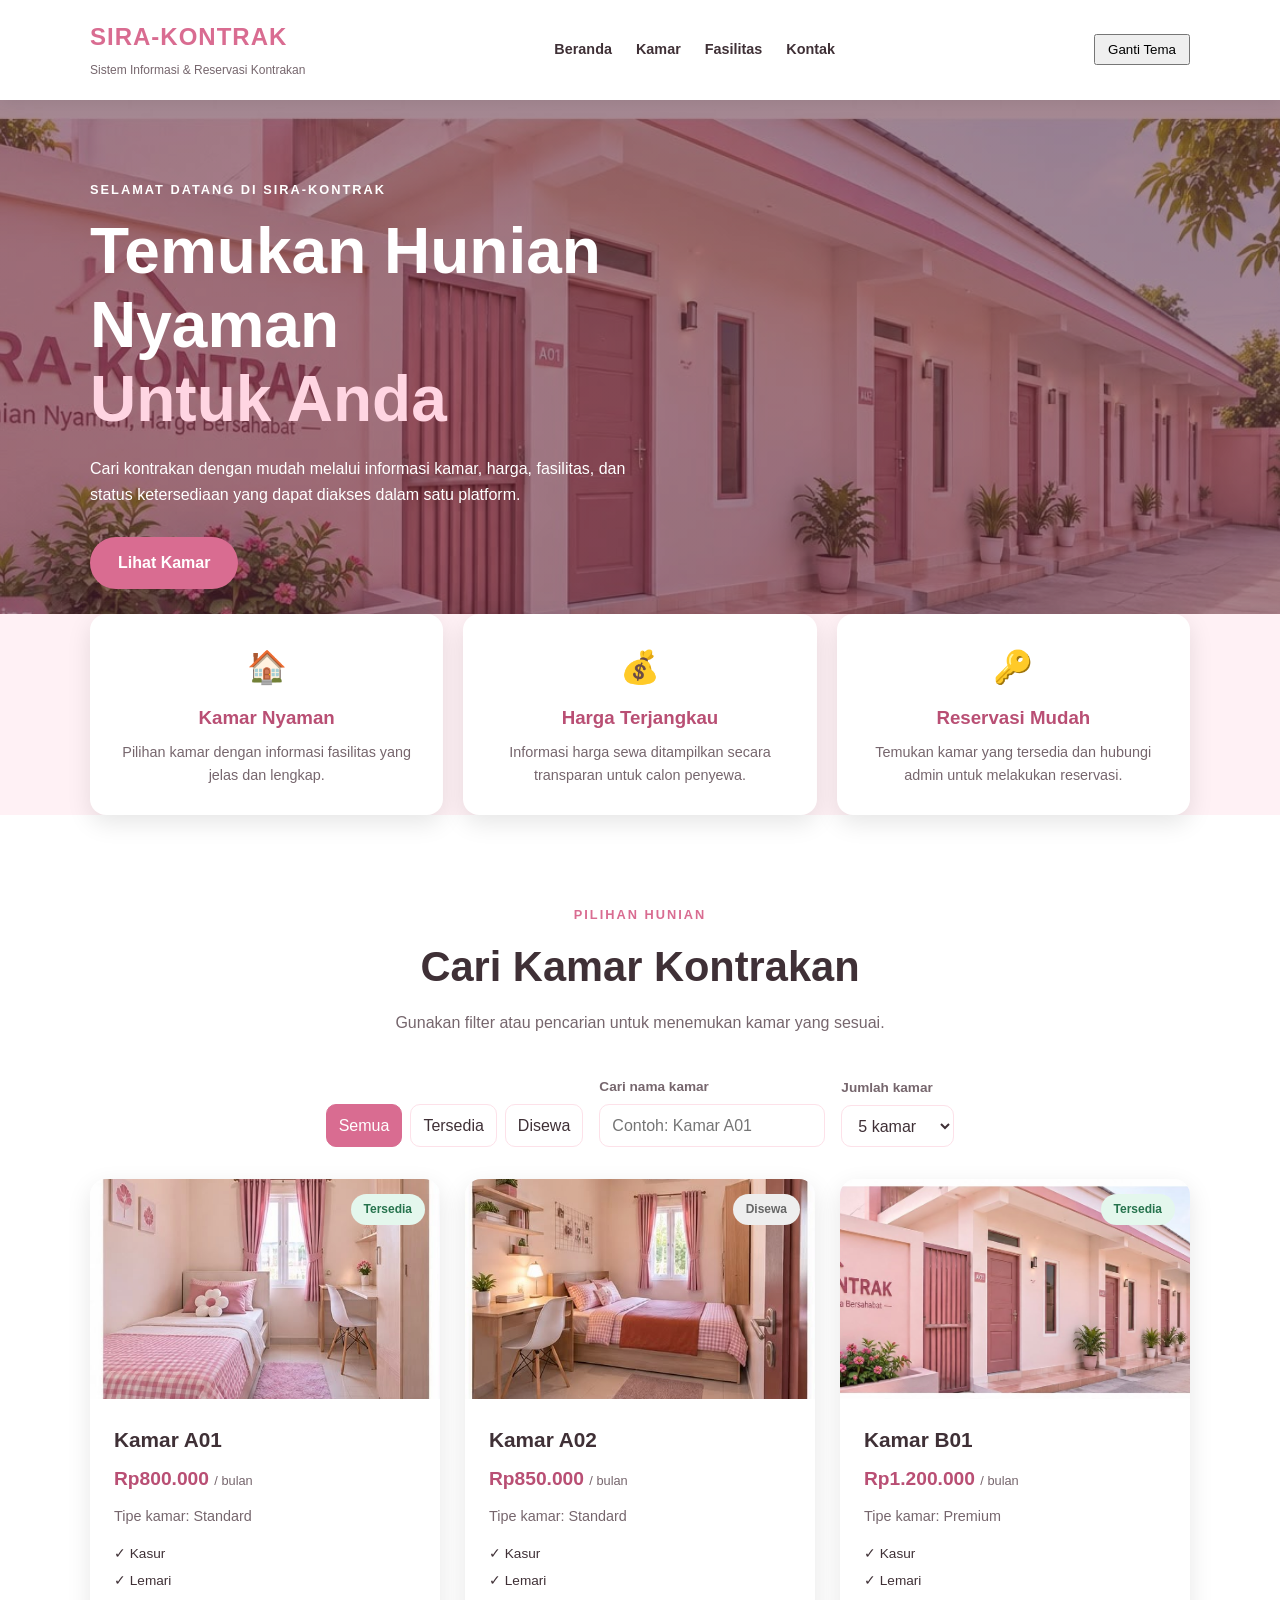
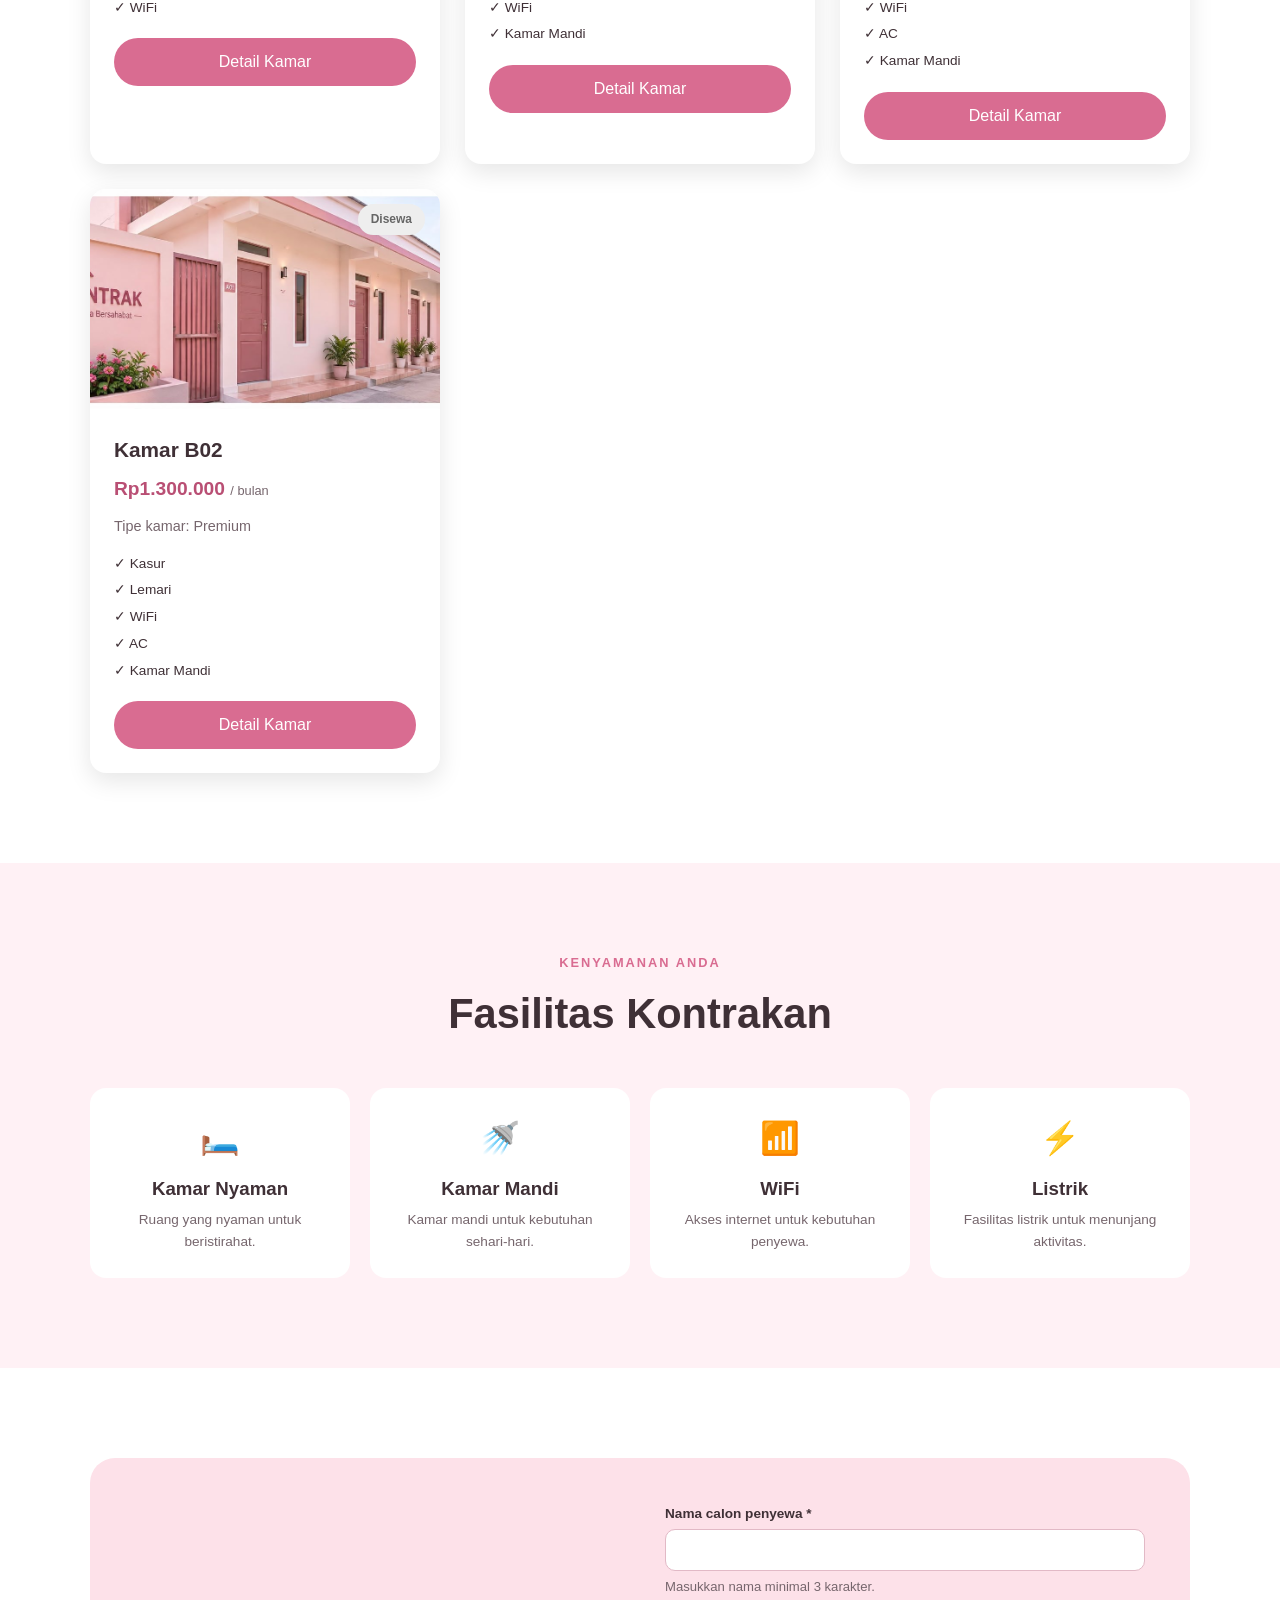
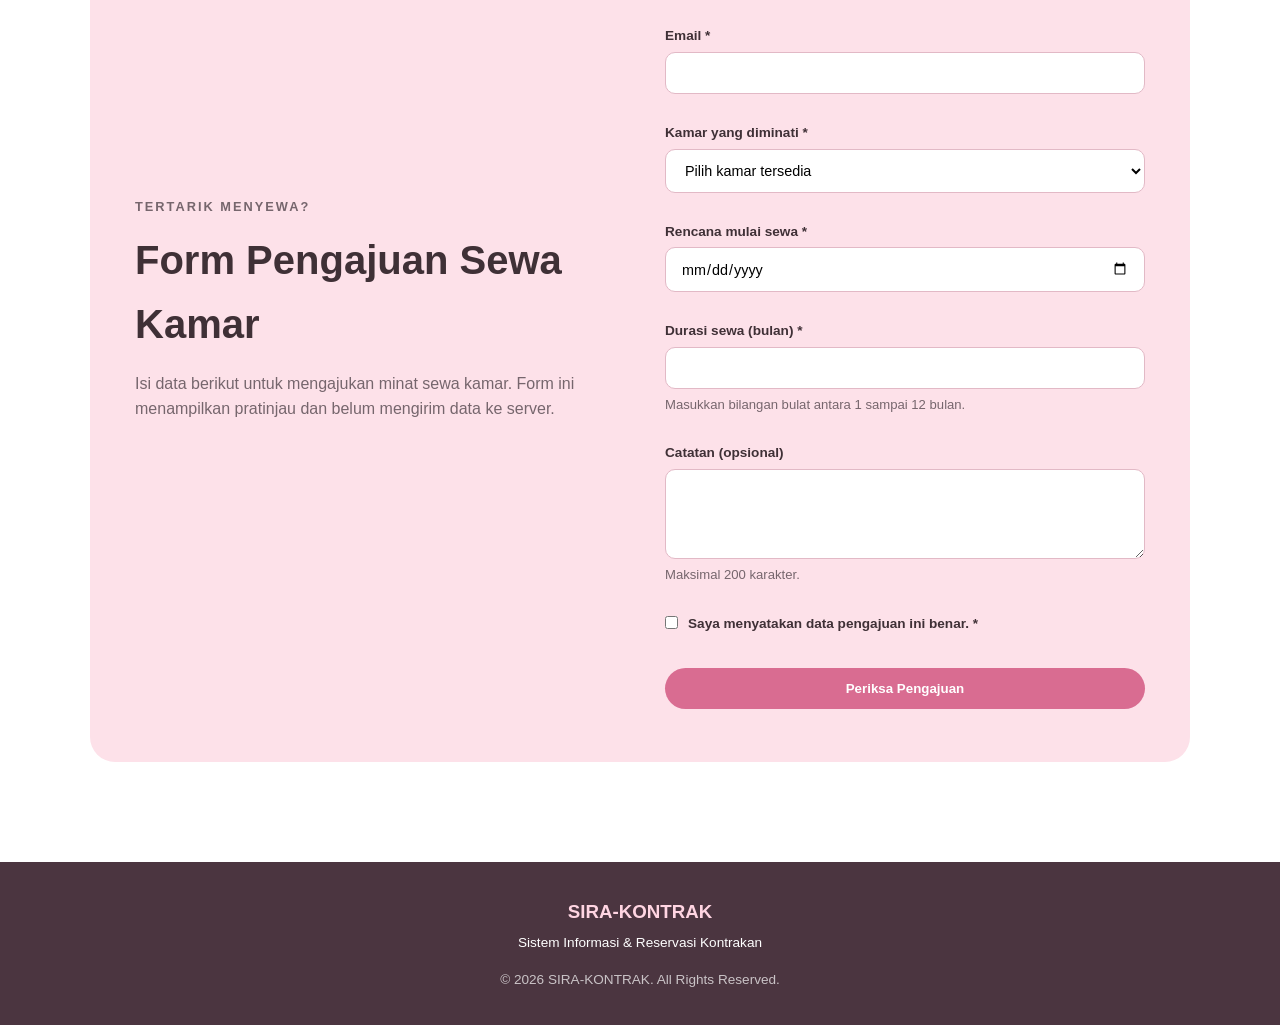
<file: index.html>
<!DOCTYPE html>
<html lang="id">

<head>
    <meta charset="UTF-8">
    <meta name="viewport" content="width=device-width, initial-scale=1.0">

    <title>SIRA-KONTRAK | Sistem Informasi & Reservasi Kontrakan</title>

    <link rel="stylesheet" href="css/styles.css">
</head>

<body>

    <!-- HEADER -->
    <header class="header">
        <div class="container header-content">

            <div class="logo">
                <h1>SIRA-KONTRAK</h1>
                <span>Sistem Informasi & Reservasi Kontrakan</span>
            </div>

            <nav>
                <a href="#beranda">Beranda</a>
                <a href="#kamar">Kamar</a>
                <a href="#fasilitas">Fasilitas</a>
                <a href="#kontak">Kontak</a>
            </nav>

            <!-- D.5 & D.6 MODUL 5: Tombol Ganti Tema -->
            <button id="theme-button" type="button" style="padding: 6px 12px; cursor: pointer; margin-left: 10px;">Ganti Tema</button>

        </div>
    </header>


    <!-- HERO -->
    <section id="beranda" class="hero">

        <div class="hero-content container">

            <div class="hero-text">
                <p class="hero-label">SELAMAT DATANG DI SIRA-KONTRAK</p>

                <h2>
                    Temukan Hunian Nyaman
                    <span>Untuk Anda</span>
                </h2>

                <p>
                    Cari kontrakan dengan mudah melalui informasi
                    kamar, harga, fasilitas, dan status ketersediaan
                    yang dapat diakses dalam satu platform.
                </p>

                <a href="#kamar" class="btn">
                    Lihat Kamar
                </a>
            </div>

        </div>

    </section>


    <!-- INFORMATION CARDS -->
    <section class="info-section">

        <div class="container info-cards">

            <article class="info-card">
                <div class="info-icon">🏠</div>
                <h3>Kamar Nyaman</h3>
                <p>
                    Pilihan kamar dengan informasi fasilitas
                    yang jelas dan lengkap.
                </p>
            </article>

            <article class="info-card">
                <div class="info-icon">💰</div>
                <h3>Harga Terjangkau</h3>
                <p>
                    Informasi harga sewa ditampilkan secara
                    transparan untuk calon penyewa.
                </p>
            </article>

            <article class="info-card">
                <div class="info-icon">🔑</div>
                <h3>Reservasi Mudah</h3>
                <p>
                    Temukan kamar yang tersedia dan hubungi
                    admin untuk melakukan reservasi.
                </p>
            </article>

        </div>

    </section>


    <!-- KAMAR -->
    <section id="kamar" class="section container">
        <div class="section-heading">
            <p class="section-label">PILIHAN HUNIAN</p>
            <h2>Cari Kamar Kontrakan</h2>
            <p>Gunakan filter atau pencarian untuk menemukan kamar yang sesuai.</p>
        </div>

        <div class="room-controls">
            <div class="filter-buttons" role="group" aria-label="Filter status kamar">
                <button class="filter-button" data-filter="Semua" type="button" aria-pressed="true">Semua</button>
                <button class="filter-button" data-filter="Tersedia" type="button" aria-pressed="false">Tersedia</button>
                <button class="filter-button" data-filter="Disewa" type="button" aria-pressed="false">Disewa</button>
            </div>

            <div class="room-control">
                <label for="search-input">Cari nama kamar</label>
                <input type="search" id="search-input" placeholder="Contoh: Kamar A01">
            </div>

            <div class="room-control">
                <label for="limit-select">Jumlah kamar</label>
                <select id="limit-select">
                    <option value="5">5 kamar</option>
                    <option value="10">10 kamar</option>
                    <option value="20">20 kamar</option>
                </select>
            </div>
        </div>

        <div id="daftar-kamar" class="cards" aria-live="polite"></div>
    </section>


        <!-- FASILITAS -->
        <section id="fasilitas" class="section facility-section">

            <div class="container">

                <div class="section-heading">
                    <p class="section-label">KENYAMANAN ANDA</p>
                    <h2>Fasilitas Kontrakan</h2>
                </div>

                <div class="facility-grid">

                    <div class="facility-item">
                        <span>🛏️</span>
                        <h3>Kamar Nyaman</h3>
                        <p>Ruang yang nyaman untuk beristirahat.</p>
                    </div>

                    <div class="facility-item">
                        <span>🚿</span>
                        <h3>Kamar Mandi</h3>
                        <p>Kamar mandi untuk kebutuhan sehari-hari.</p>
                    </div>

                    <div class="facility-item">
                        <span>📶</span>
                        <h3>WiFi</h3>
                        <p>Akses internet untuk kebutuhan penyewa.</p>
                    </div>

                    <div class="facility-item">
                        <span>⚡</span>
                        <h3>Listrik</h3>
                        <p>Fasilitas listrik untuk menunjang aktivitas.</p>
                    </div>

                </div>

            </div>

        </section>


        <!-- KONTAK -->
        <section id="kontak" class="section container contact-section">

            <div class="contact-box">

                <div>
                    <p class="section-label">TERTARIK MENYEWA?</p>

                    <h2>Form Pengajuan Sewa Kamar</h2>

                    <p>
                        Isi data berikut untuk mengajukan minat sewa kamar.
                        Form ini menampilkan pratinjau dan belum mengirim data ke server.
                    </p>
                </div>

                <form id="booking-form" class="booking-form" novalidate>
                    <div id="booking-error-summary" class="error-summary" role="alert" hidden>
                        <p>Pengajuan belum bisa diproses. Periksa bagian berikut:</p>
                        <ul id="booking-error-list"></ul>
                    </div>

                    <div class="form-field">
                        <label for="booking-name">Nama calon penyewa <span aria-hidden="true">*</span></label>
                        <input type="text" id="booking-name" name="nama" autocomplete="name" required minlength="3" aria-describedby="booking-name-hint error-booking-name">
                        <small id="booking-name-hint" class="field-hint">Masukkan nama minimal 3 karakter.</small>
                        <small id="error-booking-name" class="field-error" aria-live="polite"></small>
                    </div>

                    <div class="form-field">
                        <label for="booking-email">Email <span aria-hidden="true">*</span></label>
                        <input type="email" id="booking-email" name="email" autocomplete="email" required aria-describedby="error-booking-email">
                        <small id="error-booking-email" class="field-error" aria-live="polite"></small>
                    </div>

                    <div class="form-field">
                        <label for="booking-room">Kamar yang diminati <span aria-hidden="true">*</span></label>
                        <select id="booking-room" name="kamar" required aria-describedby="error-booking-room">
                            <option value="">Pilih kamar tersedia</option>
                        </select>
                        <small id="error-booking-room" class="field-error" aria-live="polite"></small>
                    </div>

                    <div class="form-field">
                        <label for="booking-date">Rencana mulai sewa <span aria-hidden="true">*</span></label>
                        <input type="date" id="booking-date" name="tanggalMulai" required aria-describedby="error-booking-date">
                        <small id="error-booking-date" class="field-error" aria-live="polite"></small>
                    </div>

                    <div class="form-field">
                        <label for="booking-duration">Durasi sewa (bulan) <span aria-hidden="true">*</span></label>
                        <input type="number" id="booking-duration" name="durasi" min="1" max="12" step="1" required aria-describedby="booking-duration-hint error-booking-duration">
                        <small id="booking-duration-hint" class="field-hint">Masukkan bilangan bulat antara 1 sampai 12 bulan.</small>
                        <small id="error-booking-duration" class="field-error" aria-live="polite"></small>
                    </div>

                    <div class="form-field">
                        <label for="booking-note">Catatan (opsional)</label>
                        <textarea id="booking-note" name="catatan" rows="4" maxlength="200" aria-describedby="booking-note-hint error-booking-note"></textarea>
                        <small id="booking-note-hint" class="field-hint">Maksimal 200 karakter.</small>
                        <small id="error-booking-note" class="field-error" aria-live="polite"></small>
                    </div>

                    <div class="consent-field">
                        <input type="checkbox" id="booking-consent" name="persetujuan" required aria-describedby="error-booking-consent">
                        <label for="booking-consent">Saya menyatakan data pengajuan ini benar. <span aria-hidden="true">*</span></label>
                        <small id="error-booking-consent" class="field-error" aria-live="polite"></small>
                    </div>

                    <button type="submit">Periksa Pengajuan</button>
                    <p id="booking-status" class="form-status" role="status" aria-live="polite"></p>
                    <section id="booking-preview" class="booking-preview" hidden aria-labelledby="booking-preview-title">
                        <h3 id="booking-preview-title">Pratinjau Pengajuan</h3>
                        <p>Data valid. Ini hanya pratinjau; belum dikirim ke server.</p>
                        <dl id="booking-preview-content"></dl>
                    </section>
                </form>

            </div>

        </section>

    </main>


    <!-- FOOTER -->
    <footer>

        <div class="container">

            <h3>SIRA-KONTRAK</h3>

            <p>
                Sistem Informasi & Reservasi Kontrakan
            </p>

            <p class="copyright">
                &copy; 2026 SIRA-KONTRAK. All Rights Reserved.
            </p>

        </div>

    </footer>

    <script type="module" src="js/app.js"></script> 
</body>
</html>
</file>
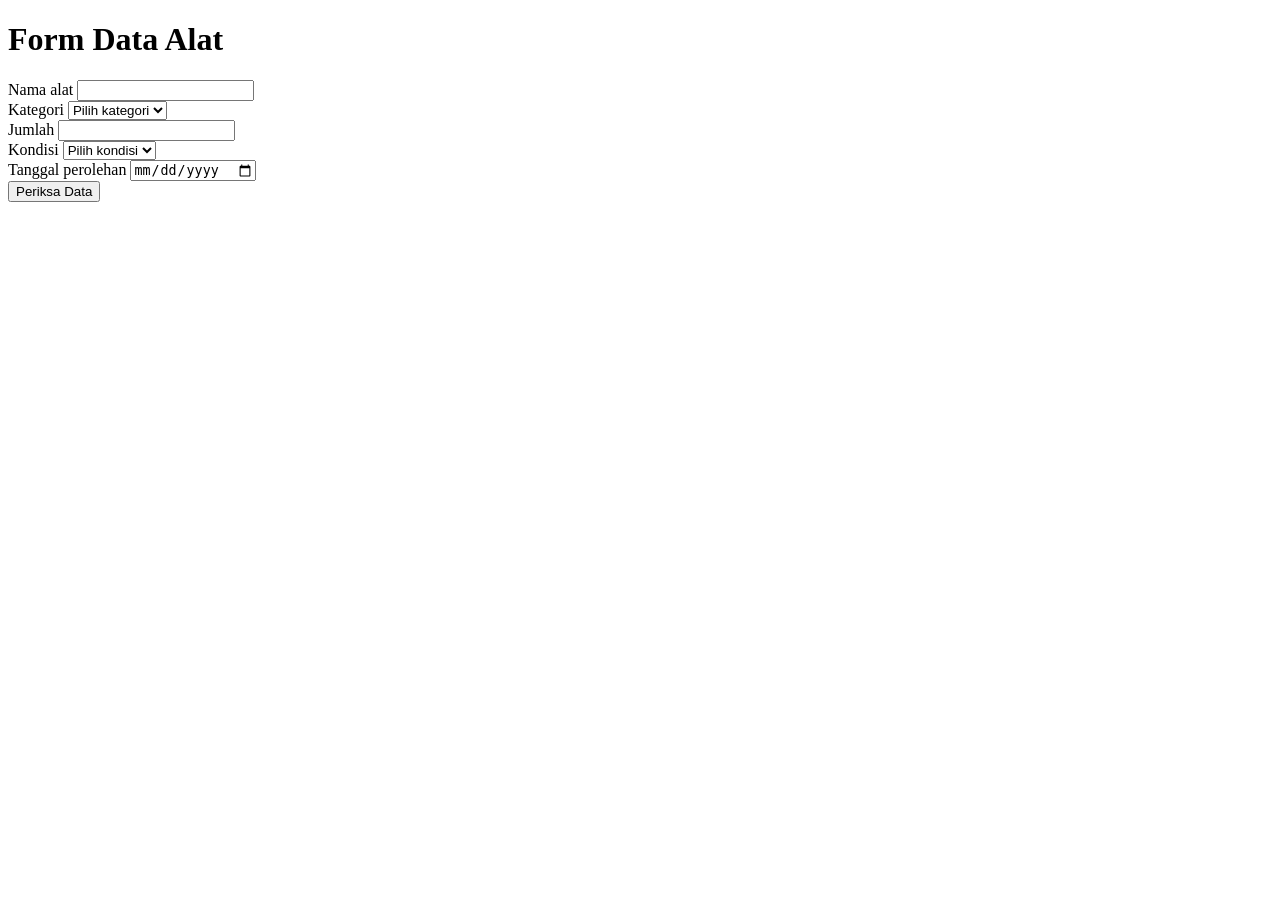
<file: praktikum6.html>
<!DOCTYPE html>
<html lang="id">
<head>
  <meta charset="UTF-8">
  <meta name="viewport" content="width=device-width, initial-scale=1.0">
  <title>Form Data Alat</title>
</head>
<body>
  <main>
    <h1>Form Data Alat</h1>

    <form id="form-alat" novalidate>
      <div>
        <label for="nama">Nama alat</label>
        <input id="nama" name="nama" type="text" required minlength="3" aria-describedby="error-nama">
        <small class="error" id="error-nama" aria-live="polite"></small>
      </div>

      <div>
        <label for="kategori">Kategori</label>
        <select id="kategori" name="kategori" required aria-describedby="error-kategori">
          <option value="">Pilih kategori</option>
          <option value="Elektronika">Elektronika</option>
          <option value="Jaringan">Jaringan</option>
          <option value="Peralatan">Peralatan</option>
        </select>
        <small class="error" id="error-kategori" aria-live="polite"></small>
      </div>

      <div>
        <label for="jumlah">Jumlah</label>
        <input id="jumlah" name="jumlah" type="number" required min="0" step="1" aria-describedby="error-jumlah">
        <small class="error" id="error-jumlah" aria-live="polite"></small>
      </div>

      <div>
        <label for="kondisi">Kondisi</label>
        <select id="kondisi" name="kondisi" required aria-describedby="error-kondisi">
          <option value="">Pilih kondisi</option>
          <option value="Baik">Baik</option>
          <option value="Perlu Cek">Perlu Cek</option>
        </select>
        <small class="error" id="error-kondisi" aria-live="polite"></small>
      </div>

      <div>
        <label for="tanggal">Tanggal perolehan</label>
        <input id="tanggal" name="tanggal" type="date" required aria-describedby="error-tanggal">
        <small class="error" id="error-tanggal" aria-live="polite"></small>
      </div>

      <button type="submit">Periksa Data</button>
    </form>
    <p id="form-status" role="status" aria-live="polite"></p>
    <section id="preview-alat" hidden aria-labelledby="judul-preview">
      <h2 id="judul-preview">Preview Data Alat</h2>
      <dl id="preview-alat-content"></dl>
    </section>
  </main>
  <script src="js/formPraktikum6.js" defer></script>
</body>
</html>
</file>
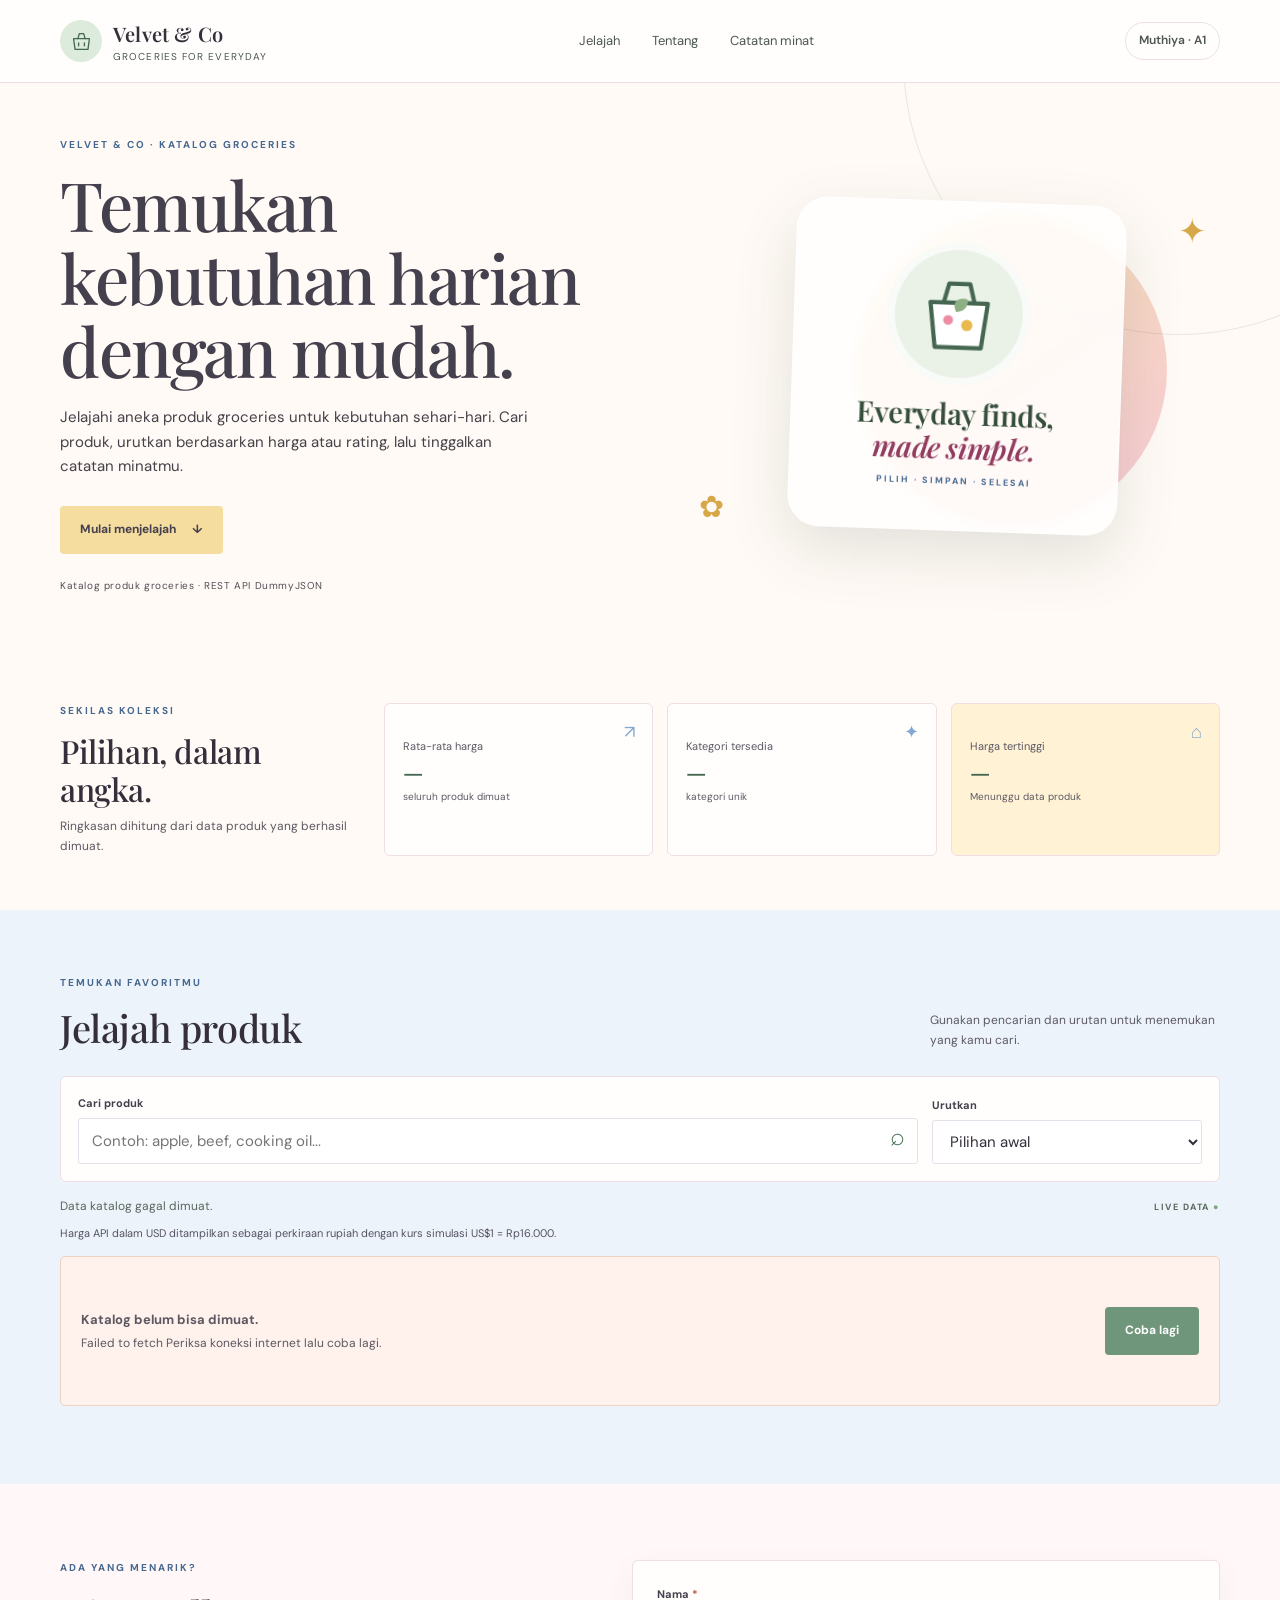
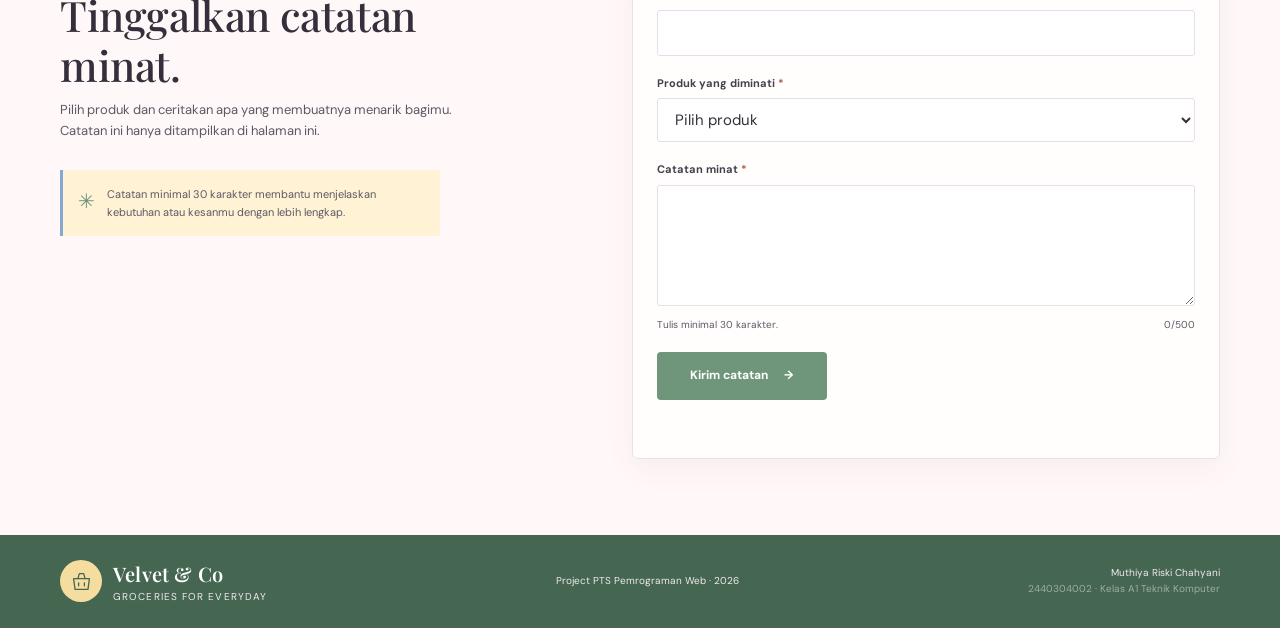
<file: pts.html>
<!DOCTYPE html>
<html lang="id">
<head>
  <meta charset="UTF-8">
  <meta name="viewport" content="width=device-width, initial-scale=1.0">
  <meta name="description" content="Velvet & Co, katalog produk groceries dari REST API DummyJSON.">
  <title>Velvet & Co | Katalog Groceries</title>
  <link rel="stylesheet" href="css/pts-dashboard.css">
  <script src="js/pts-dashboard.js" defer></script>
</head>
<body>
  <a class="skip-link" href="#konten">Lewati ke konten utama</a>
  <header class="site-header">
    <div class="wrap header-inner">
      <a class="brand" href="#beranda" aria-label="Velvet & Co, katalog groceries">
        <span class="brand-mark" aria-hidden="true"><svg viewBox="0 0 32 32" fill="none" stroke="currentColor" stroke-width="1.8" stroke-linecap="round" stroke-linejoin="round"><path d="M5 12h22l-2 15H7L5 12Z"/><path d="m11 12 2-7h6l2 7"/><path d="M12 18v4m8-4v4"/></svg></span>
        <span><strong>Velvet & Co</strong><small>Groceries for everyday</small></span>
      </a>
      <nav aria-label="Navigasi utama">
        <a href="#jelajah">Jelajah</a>
        <a href="#cerita">Tentang</a>
        <a href="#catatan">Catatan minat</a>
      </nav>
      <span class="student-chip">Muthiya · A1</span>
    </div>
  </header>

  <main id="konten">
    <section class="hero" id="beranda" aria-labelledby="hero-title">
      <div class="wrap hero-grid">
        <div class="hero-copy">
          <p class="eyebrow">VELVET & CO · KATALOG GROCERIES</p>
          <h1 id="hero-title">Temukan kebutuhan harian dengan mudah.</h1>
          <p>Jelajahi aneka produk groceries untuk kebutuhan sehari-hari. Cari produk, urutkan berdasarkan harga atau rating, lalu tinggalkan catatan minatmu.</p>
          <a class="button button-light" href="#jelajah">Mulai menjelajah <span aria-hidden="true">↓</span></a>
          <p class="hero-credit">Katalog produk groceries · REST API DummyJSON</p>
        </div>
        <div class="hero-art" aria-hidden="true">
          <div class="market-sticker">
            <span class="market-badge">
              <svg class="market-icon" viewBox="0 0 160 160" fill="none" stroke="currentColor" stroke-width="6" stroke-linecap="round" stroke-linejoin="round" role="presentation"><path d="M39 64h82l-8 64H47l-8-64Z" fill="#fff"/><path d="m58 64 7-27h30l7 27"/><circle cx="65" cy="89" r="7" fill="#ed8ca5" stroke="none"/><circle cx="92" cy="96" r="8" fill="#e8b94e" stroke="none"/><path d="M76 77c-9-16 7-23 17-17-1 11-7 17-17 17Z" fill="#8eaf83" stroke="none"/></svg>
            </span>
            <p class="hero-slogan">Everyday finds,<br><em>made simple.</em></p>
            <span class="sticker-note">PILIH · SIMPAN · SELESAI</span>
          </div>
          <span class="photo-spark sparkle-one" aria-hidden="true">✦</span>
          <span class="photo-spark sparkle-two" aria-hidden="true">✿</span>
        </div>
      </div>
    </section>

    <section class="insights wrap" id="cerita" aria-labelledby="insight-title">
      <div class="insight-intro"><p class="eyebrow">SEKILAS KOLEKSI</p><h2 id="insight-title">Pilihan, dalam angka.</h2><p>Ringkasan dihitung dari data produk yang berhasil dimuat.</p></div>
      <article class="insight-card"><span class="insight-icon" aria-hidden="true">↗</span><p>Rata-rata harga</p><strong id="average-price">—</strong><small>seluruh produk dimuat</small></article>
      <article class="insight-card"><span class="insight-icon" aria-hidden="true">✦</span><p>Kategori tersedia</p><strong id="category-count">—</strong><small>kategori unik</small></article>
      <article class="insight-card featured-stat"><span class="insight-icon" aria-hidden="true">⌂</span><p>Harga tertinggi</p><strong id="top-price">—</strong><small id="top-product">Menunggu data produk</small></article>
    </section>

    <section class="catalog-section" id="jelajah" aria-labelledby="catalog-title">
      <div class="wrap">
        <div class="section-heading">
          <div><p class="eyebrow">TEMUKAN FAVORITMU</p><h2 id="catalog-title">Jelajah produk</h2></div>
          <p>Gunakan pencarian dan urutan untuk menemukan yang kamu cari.</p>
        </div>
        <div class="toolbar">
          <div class="search-wrap"><label for="product-search">Cari produk</label><input id="product-search" type="search" placeholder="Contoh: apple, beef, cooking oil..." autocomplete="off"><button id="clear-search" class="clear-search" type="button" aria-label="Hapus pencarian" hidden>×</button><span class="search-symbol" aria-hidden="true">⌕</span></div>
          <div class="sort-wrap"><label for="sort-products">Urutkan</label><select id="sort-products"><option value="featured">Pilihan awal</option><option value="price-asc">Harga: rendah ke tinggi</option><option value="price-desc">Harga: tinggi ke rendah</option><option value="rating-desc">Rating tertinggi</option><option value="title-asc">Nama: A ke Z</option></select></div>
        </div>
        <div class="catalog-meta"><p id="results-status" role="status" aria-live="polite">Menyiapkan katalog...</p><span class="data-source">LIVE DATA <span aria-hidden="true">●</span></span></div>
        <p class="price-note">Harga API dalam USD ditampilkan sebagai perkiraan rupiah dengan kurs simulasi US$1 = Rp16.000.</p>
        <div id="loading-indicator" class="loading-indicator" role="status" aria-live="polite" hidden><span class="spinner" aria-hidden="true"></span><span>Memuat pilihan produk...</span></div>
        <div id="error-panel" class="error-panel" role="alert" hidden><div><strong>Katalog belum bisa dimuat.</strong><p id="error-message">Periksa koneksi internet lalu coba lagi.</p></div><button class="button button-dark" id="retry-button" type="button">Coba lagi</button></div>
        <div id="product-grid" class="product-grid" aria-live="polite" aria-busy="false"></div>
      </div>
    </section>

    <section class="note-section" id="catatan" aria-labelledby="note-title">
      <div class="wrap note-layout">
        <div class="note-copy"><p class="eyebrow">ADA YANG MENARIK?</p><h2 id="note-title">Tinggalkan catatan minat.</h2><p>Pilih produk dan ceritakan apa yang membuatnya menarik bagimu. Catatan ini hanya ditampilkan di halaman ini.</p><div class="note-aside"><span aria-hidden="true">✳</span><p>Catatan minimal 30 karakter membantu menjelaskan kebutuhan atau kesanmu dengan lebih lengkap.</p></div></div>
        <form id="interest-form" class="interest-form" novalidate>
          <div class="field"><label for="visitor-name">Nama <span aria-hidden="true">*</span></label><input id="visitor-name" name="nama" type="text" autocomplete="name" required><small class="field-error" id="name-error"></small></div>
          <div class="field"><label for="interest-product">Produk yang diminati <span aria-hidden="true">*</span></label><select id="interest-product" name="produk" required><option value="">Pilih produk</option></select><small class="field-error" id="product-error"></small></div>
          <div class="field"><label for="interest-note">Catatan minat <span aria-hidden="true">*</span></label><textarea id="interest-note" name="catatan" rows="4" minlength="30" maxlength="500" required aria-describedby="note-hint note-error"></textarea><small class="field-hint" id="note-hint">Tulis minimal 30 karakter. <span id="note-counter">0/500</span></small><small class="field-error" id="note-error"></small></div>
          <button class="button button-dark submit-button" type="submit">Kirim catatan <span aria-hidden="true">→</span></button>
          <p id="form-status" class="form-status" role="status" aria-live="polite"></p>
        </form>
      </div>
    </section>
  </main>

  <footer class="site-footer"><div class="wrap footer-inner"><a class="brand footer-brand" href="#beranda"><span class="brand-mark" aria-hidden="true"><svg viewBox="0 0 32 32" fill="none" stroke="currentColor" stroke-width="1.8" stroke-linecap="round" stroke-linejoin="round"><path d="M5 12h22l-2 15H7L5 12Z"/><path d="m11 12 2-7h6l2 7"/><path d="M12 18v4m8-4v4"/></svg></span><span><strong>Velvet & Co</strong><small>groceries for everyday</small></span></a><p>Project PTS Pemrograman Web · 2026</p><p>Muthiya Riski Chahyani<br><span>2440304002 · Kelas A1 Teknik Komputer</span></p></div></footer>
</body>
</html>
</file>
<file: css/styles.css>
:root {
    --primary: #d96c91;
    --primary-dark: #b94f74;
    --pink-light: #fff1f5;
    --pink-soft: #fde1e9;
    --white: #ffffff;
    --text: #3f3036;
    --text-light: #76666d;

    --spacing: 16px;
    --radius: 16px;
}


/* =========================
   CSS RESET
========================= */

* {
    margin: 0;
    padding: 0;
    box-sizing: border-box;
}

html {
    scroll-behavior: smooth;
}

body {
    font-family: Arial, sans-serif;
    line-height: 1.6;
    color: var(--text);
    background: var(--white);
}


/* =========================
   CONTAINER
========================= */

.container {
    width: 90%;
    max-width: 1100px;
    margin: auto;
}


/* =========================
   HEADER & NAVIGATION
========================= */

.header {
    background: var(--white);
    padding: 18px 0;
    box-shadow: 0 3px 15px rgba(0, 0, 0, 0.08);
    position: relative;
    z-index: 10;
}

.header-content {
    display: flex;
    align-items: center;
    justify-content: space-between;
    gap: 20px;
}

.logo h1 {
    color: var(--primary);
    font-size: 1.5rem;
    letter-spacing: 1px;
}

.logo span {
    color: var(--text-light);
    font-size: 0.75rem;
}

nav {
    display: flex;
    align-items: center;
    gap: 24px;
    flex-wrap: wrap;
}

nav a {
    color: var(--text);
    text-decoration: none;
    font-size: 0.9rem;
    font-weight: bold;
    transition: 0.3s;
}

nav a:hover {
    color: var(--primary);
}


/* =========================
   HERO
========================= */

.hero {
    min-height: 500px;
    display: flex;
    align-items: center;

    background:
        linear-gradient(
            rgba(91, 38, 57, 0.55),
            rgba(91, 38, 57, 0.55)
        ),
        url("../images/hero-kontrakan.jpeg");

    background-size: cover;
    background-position: center;
}

.hero-content {
    padding: 80px 0;
}

.hero-text {
    max-width: 600px;
    color: var(--white);
}

.hero-label {
    font-size: 0.8rem;
    font-weight: bold;
    letter-spacing: 2px;
    margin-bottom: 15px;
}

.hero h2 {
    font-size: clamp(2rem, 5vw, 4rem);
    line-height: 1.15;
    margin-bottom: 20px;
}

.hero h2 span {
    display: block;
    color: #ffd5e2;
}

.hero-text > p:not(.hero-label) {
    max-width: 550px;
    margin-bottom: 30px;
    font-size: 1rem;
}

.btn {
    display: inline-block;
    background: var(--primary);
    color: var(--white);
    padding: 13px 28px;
    border-radius: 30px;
    text-decoration: none;
    font-weight: bold;
    transition: 0.3s;
}

.btn:hover {
    background: var(--primary-dark);
    transform: translateY(-2px);
}


/* =========================
   INFORMATION CARDS
========================= */

.info-section {
    background: var(--pink-light);
}

.info-cards {
    display: grid;
    grid-template-columns: repeat(3, 1fr);
    gap: 20px;

    position: relative;
    margin-top: -55px;
    z-index: 5;
}

.info-card {
    background: var(--white);
    padding: 28px 22px;
    text-align: center;
    border-radius: var(--radius);
    box-shadow: 0 8px 25px rgba(0, 0, 0, 0.1);
}

.info-icon {
    font-size: 2rem;
    margin-bottom: 10px;
}

.info-card h3 {
    margin-bottom: 8px;
    color: var(--primary-dark);
}

.info-card p {
    color: var(--text-light);
    font-size: 0.9rem;
}


/* =========================
   SECTION
========================= */

.section {
    padding: 90px 0;
}

.section-heading {
    text-align: center;
    margin-bottom: 40px;
}

.section-label {
    color: var(--primary);
    font-size: 0.8rem;
    font-weight: bold;
    letter-spacing: 2px;
    margin-bottom: 8px;
}

.section-heading h2 {
    font-size: clamp(1.8rem, 4vw, 2.6rem);
    margin-bottom: 10px;
}

.section-heading > p:last-child {
    color: var(--text-light);
}


/* =========================
   KAMAR - GRID
========================= */

.cards {
    display: grid;
    grid-template-columns: repeat(3, 1fr);
    gap: 25px;
}

.card {
    background: var(--white);
    border-radius: var(--radius);
    overflow: hidden;
    box-shadow: 0 8px 25px rgba(0, 0, 0, 0.1);
    transition: 0.3s;
}

.card:hover {
    transform: translateY(-5px);
}

.card-image {
    position: relative;
    height: 220px;
    overflow: hidden;
    background: var(--pink-soft);
}

.card-image img {
    width: 100%;
    height: 100%;
    object-fit: cover;
    display: block;
}

.status {
    position: absolute;
    top: 15px;
    right: 15px;
    padding: 6px 13px;
    border-radius: 20px;
    font-size: 0.75rem;
    font-weight: bold;
}

.available {
    background: #e4f7ed;
    color: #26734d;
}

.occupied {
    background: #eeeeee;
    color: #666666;
}

.card-content {
    padding: 24px;
}

.card-content h3 {
    font-size: 1.3rem;
    margin-bottom: 8px;
}

.price {
    color: var(--primary-dark);
    font-size: 1.2rem;
    font-weight: bold;
    margin-bottom: 10px;
}

.price span {
    font-size: 0.8rem;
    font-weight: normal;
    color: var(--text-light);
}

.card-content > p:not(.price) {
    color: var(--text-light);
    font-size: 0.9rem;
    margin-bottom: 15px;
}

.card-content ul {
    list-style: none;
    margin-bottom: 20px;
}

.card-content li {
    font-size: 0.85rem;
    margin-bottom: 5px;
}

.card-button {
    display: inline-block;
    width: 100%;
    text-align: center;
    background: var(--primary);
    color: var(--white);
    text-decoration: none;
    padding: 11px;
    border-radius: 25px;
    font-weight: bold;
}

.card-button:hover {
    background: var(--primary-dark);
}


/* =========================
   FASILITAS
========================= */

.facility-section {
    background: var(--pink-light);
}

.facility-grid {
    display: grid;
    grid-template-columns: repeat(4, 1fr);
    gap: 20px;
}

.facility-item {
    background: var(--white);
    padding: 25px 18px;
    text-align: center;
    border-radius: var(--radius);
}

.facility-item span {
    font-size: 2rem;
}

.facility-item h3 {
    margin: 10px 0 5px;
}

.facility-item p {
    color: var(--text-light);
    font-size: 0.85rem;
}


/* =========================
   KONTAK
========================= */

.contact-section {
    padding-bottom: 100px;
}

.contact-box {
    background: var(--pink-soft);
    border-radius: 25px;
    padding: 45px;
    display: grid;
    grid-template-columns: 1fr 1fr;
    gap: 50px;
    align-items: center;
}

.contact-box h2 {
    font-size: clamp(1.8rem, 4vw, 2.5rem);
    margin: 10px 0 15px;
}

.contact-box p {
    color: var(--text-light);
}

form {
    display: flex;
    flex-direction: column;
    gap: 8px;
}

form label {
    font-weight: bold;
    font-size: 0.85rem;
}

form input:not([type="checkbox"]),
form select,
form textarea {
    width: 100%;
    padding: 12px 15px;
    border: 1px solid #e2b9c6;
    border-radius: 10px;
    font-family: inherit;
    font-size: 0.9rem;
    background: var(--white);
}

form textarea {
    resize: vertical;
}

.booking-form .form-field {
    display: grid;
    gap: 5px;
}

.booking-form .field-hint {
    color: var(--text-light);
    font-size: 0.82rem;
}

.booking-form .field-error {
    color: #a32121;
    font-size: 0.85rem;
    font-weight: 600;
    min-height: 1.1em;
}

.booking-form [aria-invalid="true"] {
    border-color: #a32121;
    outline-color: #a32121;
}

.booking-form .error-summary {
    padding: 12px 16px;
    border: 1px solid #a32121;
    border-left-width: 5px;
    border-radius: 10px;
    background: #fff3f1;
    color: #651616;
}

.booking-form .error-summary p {
    margin: 0 0 6px;
    color: inherit;
    font-weight: 700;
}

.booking-form .error-summary ul {
    margin: 0;
    padding-left: 20px;
}

.booking-form .error-summary a {
    color: #651616;
    text-decoration: underline;
}

.booking-form .consent-field {
    display: grid;
    grid-template-columns: auto 1fr;
    align-items: start;
    column-gap: 10px;
}

.booking-form .consent-field input[type="checkbox"] {
    width: auto;
    margin-top: 3px;
}

.booking-form .consent-field .field-error {
    grid-column: 2;
}

.booking-form .booking-preview {
    padding: 18px;
    border: 1px solid #e2b9c6;
    border-radius: 14px;
    background: var(--white);
}

.booking-form .booking-preview h3 {
    margin-top: 0;
}

.booking-form .booking-preview dt {
    font-weight: 700;
}

.booking-form .booking-preview dd {
    margin: 0 0 10px 16px;
    color: var(--text-light);
}

form button {
    margin-top: 10px;
    padding: 13px;
    border: none;
    border-radius: 25px;
    background: var(--primary);
    color: var(--white);
    font-weight: bold;
    cursor: pointer;
}

form button:hover {
    background: var(--primary-dark);
}


/* =========================
   FOOTER
========================= */

footer {
    background: #4b3540;
    color: var(--white);
    text-align: center;
    padding: 35px 0;
}

footer h3 {
    color: #ffd5e2;
    margin-bottom: 5px;
}

footer p {
    font-size: 0.85rem;
}

footer .copyright {
    margin-top: 15px;
    opacity: 0.7;
}


/* =========================
   FOCUS STATE
========================= */

a:focus-visible,
button:focus-visible,
input:focus-visible,
select:focus-visible,
textarea:focus-visible {
    outline: 3px solid var(--primary);
    outline-offset: 3px;
}


/* =========================
   RESPONSIVE
========================= */

@media (max-width: 900px) {

    .header-content {
        flex-direction: column;
        text-align: center;
    }

    nav {
        justify-content: center;
    }

    .info-cards {
        grid-template-columns: repeat(3, 1fr);
    }

    .cards {
        grid-template-columns: repeat(2, 1fr);
    }

    .facility-grid {
        grid-template-columns: repeat(2, 1fr);
    }

    .contact-box {
        grid-template-columns: 1fr;
    }
}


@media (max-width: 600px) {

    .hero {
        min-height: 550px;
    }

    .hero-content {
        padding: 60px 0;
    }

    nav {
        gap: 12px;
    }

    nav a {
        font-size: 0.8rem;
    }

    .info-cards {
        grid-template-columns: 1fr;
        margin-top: 25px;
    }

    .cards {
        grid-template-columns: 1fr;
    }

    .facility-grid {
        grid-template-columns: 1fr;
    }

    .section {
        padding: 60px 0;
    }

    .contact-box {
        padding: 30px 20px;
    }
}

/* Kontrol pencarian dan filter kamar Modul 5 */
.room-controls {
    display: flex;
    align-items: end;
    justify-content: center;
    flex-wrap: wrap;
    gap: 16px;
    margin-bottom: 32px;
}

.room-control {
    display: grid;
    gap: 6px;
}

.room-control label {
    color: var(--text-light);
    font-size: 0.85rem;
    font-weight: bold;
}

.room-control input,
.room-control select,
.filter-button {
    min-height: 42px;
    border: 1px solid var(--pink-soft);
    border-radius: 10px;
    background: var(--white);
    color: var(--text);
    font: inherit;
    padding: 8px 12px;
}

.filter-buttons {
    display: flex;
    flex-wrap: wrap;
    gap: 8px;
}

.filter-button {
    cursor: pointer;
}

.filter-button[aria-pressed="true"] {
    border-color: var(--primary);
    background: var(--primary);
    color: var(--white);
}

.room-detail-button {
    border: 0;
    cursor: pointer;
    font: inherit;
}

.empty-state {
    grid-column: 1 / -1;
    text-align: center;
    color: var(--text-light);
}

:root[data-theme="dark"] {
    --white: #282329;
    --text: #f8eff3;
    --text-light: #d7c7ce;
    --pink-light: #392d34;
    --pink-soft: #57404a;
}
</file>
<file: css/pts-dashboard.css>
@import url('https://fonts.googleapis.com/css2?family=DM+Sans:wght@400;500;600;700&family=Playfair+Display:ital,wght@0,500;0,600;0,700;1,500;1,600&display=swap');

:root{--ink:#26382f;--muted:#748078;--paper:#f8f7f1;--white:#fffefa;--green:#315a48;--green-deep:#203f32;--lime:#d9e5ad;--orange:#d28d5d;--line:#e8e8dc;--serif:'Playfair Display',Georgia,serif;--sans:'DM Sans',Arial,sans-serif;--shadow:0 14px 42px rgba(38,56,47,.08)}
*{box-sizing:border-box}html{scroll-behavior:smooth}body{margin:0;color:var(--ink);background:var(--paper);font:15px/1.65 var(--sans)}a{color:inherit}button,input,select,textarea{font:inherit}.wrap{width:min(1160px,calc(100% - 48px));margin-inline:auto}.skip-link{position:absolute;left:12px;top:-60px;background:var(--white);padding:10px 16px;z-index:20}.skip-link:focus{top:12px}:focus-visible{outline:3px solid var(--orange);outline-offset:3px}.site-header{background:var(--white);border-bottom:1px solid var(--line)}.header-inner{height:82px;display:flex;align-items:center;justify-content:space-between;gap:22px}.brand{display:inline-flex;align-items:center;gap:11px;text-decoration:none}.brand-mark{width:42px;height:42px;border-radius:50%;display:grid;place-items:center;background:var(--green);color:#fff;font:600 15px var(--serif);letter-spacing:-1px}.brand strong,.brand small{display:block;line-height:1.2}.brand strong{font:600 20px var(--serif);letter-spacing:.2px}.brand small{margin-top:4px;color:var(--muted);font-size:10px;letter-spacing:1.1px;text-transform:uppercase}.header-inner nav{display:flex;gap:32px}.header-inner nav a{text-decoration:none;font-size:13px;color:#59675f}.header-inner nav a:hover{color:var(--orange)}.student-chip{padding:8px 13px;border:1px solid var(--line);border-radius:24px;color:var(--green);font-size:12px;font-weight:600}
.hero{position:relative;overflow:hidden;background:var(--green);color:#fff}.hero:after{content:"";position:absolute;width:550px;height:550px;border:1px solid rgba(255,255,255,.13);border-radius:50%;right:-175px;top:-300px}.hero-grid{min-height:480px;display:grid;grid-template-columns:1.06fr .94fr;align-items:center;gap:42px;padding-block:54px}.eyebrow{margin:0 0 13px;color:var(--orange);font-size:10px;font-weight:700;letter-spacing:2px}.hero .eyebrow{color:var(--lime)}h1,h2,h3,p{margin-top:0}.hero h1{max-width:600px;margin-bottom:18px;font:500 clamp(42px,5.5vw,68px)/1.08 var(--serif);letter-spacing:-1.5px}.hero h1 em{color:var(--lime);font-weight:500}.hero-copy>p:not(.eyebrow):not(.hero-credit){max-width:475px;color:rgba(255,255,255,.78);font-size:15px}.button{display:inline-flex;align-items:center;justify-content:center;gap:16px;min-height:48px;padding:0 20px;border:0;border-radius:4px;text-decoration:none;font-weight:700;font-size:12px;cursor:pointer;transition:transform .2s,background .2s}.button:hover{transform:translateY(-2px)}.button-light{margin-top:12px;background:var(--lime);color:var(--green-deep)}.button-dark{background:var(--green);color:white}.button-dark:hover{background:var(--green-deep)}.hero-credit{margin:24px 0 0;color:rgba(255,255,255,.52);font-size:10px;letter-spacing:.6px}.hero-art{height:360px;position:relative;display:grid;place-items:center}.sun-disc{position:absolute;width:260px;height:260px;border-radius:50%;background:#e9ad77;right:50px;top:25px;opacity:.96}.art-card{position:absolute;width:210px;height:270px;border:1px solid rgba(255,255,255,.3);border-radius:120px 120px 6px 6px}.art-card-back{background:#c2d19b;transform:rotate(13deg) translate(44px,-2px)}.art-card-front{display:flex;flex-direction:column;justify-content:space-between;padding:22px;color:var(--green);background:linear-gradient(155deg,#e2e9cc,#a7bb85);box-shadow:0 24px 50px rgba(0,0,0,.18);transform:rotate(-7deg) translate(-25px,20px)}.art-label{font-size:9px;font-weight:700;letter-spacing:2px}.art-flower{align-self:center;color:#da8159;font-size:100px;line-height:1}.art-caption{font:italic 18px/1.2 var(--serif)}.art-orbit{position:absolute;border:1px solid rgba(255,255,255,.3);border-radius:50%}.orbit-one{width:310px;height:310px}.orbit-two{width:370px;height:370px}
.insights{display:grid;grid-template-columns:1.15fr repeat(3,1fr);gap:14px;padding-block:54px}.insight-intro{align-self:center;padding-right:20px}.insight-intro h2,.section-heading h2,.note-copy h2{font:500 32px/1.2 var(--serif);letter-spacing:-.4px;margin-bottom:8px}.insight-intro>p:last-child,.section-heading>p{margin:0;color:var(--muted);font-size:12px}.insight-card{position:relative;min-height:145px;padding:20px 18px;background:var(--white);border:1px solid var(--line);border-radius:6px}.insight-card p{margin:13px 0 2px;color:var(--muted);font-size:11px}.insight-card strong{display:block;font:600 23px/1.3 var(--serif);color:var(--green)}.insight-card small{display:block;margin-top:2px;color:#9aa29c;font-size:10px}.insight-icon{position:absolute;right:17px;top:14px;color:var(--orange);font-size:18px}.featured-stat{background:#edf0df}
.catalog-section{padding:65px 0 78px;background:#eeefe7}.section-heading{display:flex;align-items:end;justify-content:space-between;gap:20px;margin-bottom:25px}.section-heading h2{font-size:38px;margin:0}.section-heading>p{max-width:290px}.toolbar{display:flex;gap:14px;align-items:end;padding:17px;background:var(--white);border:1px solid var(--line);border-radius:6px}.search-wrap,.sort-wrap{position:relative}.search-wrap{flex:1}.search-wrap label,.sort-wrap label,.field label{display:block;margin-bottom:6px;font-size:11px;font-weight:700;color:#45594c}.search-wrap input,.sort-wrap select,.field input,.field select,.field textarea{width:100%;min-height:44px;border:1px solid #dce1d8;border-radius:3px;padding:10px 13px;background:#fff;color:var(--ink)}.search-wrap input{padding-right:42px}.search-symbol{position:absolute;right:13px;bottom:7px;color:var(--green);font-size:25px;pointer-events:none}.sort-wrap{width:min(270px,35%)}.catalog-meta{display:flex;justify-content:space-between;align-items:center;margin:15px 0 13px}.catalog-meta p{margin:0;color:var(--muted);font-size:12px}.data-source{font-size:9px;font-weight:700;letter-spacing:1.5px;color:#8a958d}.data-source span{color:#7ca67a}.product-grid{display:grid;grid-template-columns:repeat(4,minmax(0,1fr));gap:18px}.product-card{min-width:0;overflow:hidden;background:var(--white);border:1px solid #e5e6de;border-radius:5px;transition:transform .2s,box-shadow .2s}.product-card:hover{transform:translateY(-4px);box-shadow:var(--shadow)}.product-visual{height:205px;display:grid;place-items:center;background:#f5f3ec;padding:16px}.product-visual img{width:100%;height:100%;object-fit:contain;mix-blend-mode:multiply}.product-info{padding:15px 15px 17px}.product-category{margin:0 0 5px;color:#849082;font-size:9px;font-weight:700;letter-spacing:1.1px;text-transform:uppercase}.product-info h3{min-height:44px;margin:0 0 6px;font:600 16px/1.35 var(--serif)}.product-description{display:-webkit-box;min-height:40px;margin:0 0 13px;overflow:hidden;color:var(--muted);font-size:10px;line-height:1.5;-webkit-line-clamp:2;-webkit-box-orient:vertical}.product-bottom{display:flex;justify-content:space-between;align-items:center;gap:8px;padding-top:10px;border-top:1px solid var(--line)}.product-price{font-size:14px;font-weight:700;color:var(--green)}.product-rating{font-size:10px;color:#99734f}.loading-indicator,.error-panel,.empty-state{display:flex;align-items:center;justify-content:center;gap:14px;min-height:150px;color:var(--muted);font-size:13px}.loading-indicator[hidden],.error-panel[hidden]{display:none}.spinner{width:21px;height:21px;border:2px solid #d4dec7;border-top-color:var(--green);border-radius:50%;animation:spin .8s linear infinite}@keyframes spin{to{transform:rotate(360deg)}}.error-panel{justify-content:space-between;padding:20px;background:#fff1ec;border:1px solid #efd0c4;border-radius:5px}.error-panel p{margin:4px 0 0;font-size:12px}.empty-state{grid-column:1/-1;background:var(--white);border-radius:5px}
.note-section{padding:76px 0;background:#f8f7f1}.note-layout{display:grid;grid-template-columns:.9fr 1.1fr;gap:90px;align-items:start}.note-copy h2{max-width:380px;font-size:42px}.note-copy>p:not(.eyebrow){max-width:410px;color:var(--muted);font-size:13px}.note-aside{display:flex;gap:12px;max-width:380px;margin-top:28px;padding:15px;background:#edf0df;border-left:3px solid var(--orange)}.note-aside span{color:var(--orange);font-size:20px}.note-aside p{margin:0;color:#69766d;font-size:11px}.interest-form{display:grid;gap:14px;padding:24px;background:var(--white);border:1px solid var(--line);border-radius:6px;box-shadow:0 10px 30px rgba(38,56,47,.04)}.field label span{color:#b75b49}.field textarea{resize:vertical;min-height:112px}.field-hint,.field-error{display:block;margin-top:4px;font-size:10px}.field-hint{color:#879188}.field-hint span{float:right}.field-error{color:#a23d32;font-weight:600}.field [aria-invalid="true"]{border-color:#a23d32}.submit-button{justify-self:start;min-width:170px}.form-status{min-height:20px;margin:0;color:var(--green);font-size:12px;font-weight:600}.form-status.is-error{color:#a23d32}.site-footer{padding:25px 0;background:var(--green-deep);color:#fff}.footer-inner{display:flex;align-items:center;justify-content:space-between;gap:25px}.footer-brand .brand-mark{background:var(--lime);color:var(--green)}.footer-brand small{color:rgba(255,255,255,.55)}.footer-inner>p{margin:0;color:rgba(255,255,255,.68);font-size:10px}.footer-inner>p:last-child{text-align:right;line-height:1.6}.footer-inner>p span{color:rgba(255,255,255,.47)}
@media(max-width:1000px){.hero-grid{min-height:420px}.hero-art{transform:scale(.86)}.insights{grid-template-columns:repeat(3,1fr)}.insight-intro{grid-column:1/-1;padding:0 0 10px}.product-grid{grid-template-columns:repeat(3,minmax(0,1fr))}.note-layout{gap:42px}}
@media(max-width:700px){.wrap{width:min(100% - 34px,540px)}.header-inner{height:auto;min-height:76px;flex-wrap:wrap;padding-block:13px}.header-inner nav{order:3;width:100%;justify-content:space-between;gap:10px}.header-inner nav a{font-size:11px}.student-chip{font-size:10px;padding:6px 10px}.hero-grid{grid-template-columns:1fr;gap:0;padding-block:58px 18px}.hero h1{font-size:48px}.hero-art{height:255px;margin-top:-8px;transform:scale(.76);transform-origin:center top}.insights{grid-template-columns:1fr 1fr;gap:10px;padding-block:34px}.insight-intro h2{font-size:27px}.insight-card{min-height:132px;padding:15px}.insight-card strong{font-size:20px}.catalog-section{padding:48px 0 55px}.section-heading{display:block}.section-heading h2{font-size:34px}.section-heading>p{margin-top:8px}.toolbar{display:grid;gap:12px;padding:13px}.sort-wrap{width:100%}.product-grid{grid-template-columns:repeat(2,minmax(0,1fr));gap:10px}.product-visual{height:155px;padding:10px}.product-info{padding:11px}.product-info h3{font-size:14px;min-height:38px}.product-description{font-size:9px}.product-price{font-size:12px}.product-rating{font-size:9px}.note-section{padding:52px 0}.note-layout{grid-template-columns:1fr;gap:24px}.note-copy h2{font-size:36px}.interest-form{padding:17px}.footer-inner{flex-wrap:wrap}.footer-inner>p:last-child{text-align:left}}
@media(max-width:380px){.student-chip{display:none}.hero h1{font-size:42px}.product-grid{grid-template-columns:1fr}.product-visual{height:210px}.insight-card strong{font-size:18px}}
@media(prefers-reduced-motion:reduce){*,*::before,*::after{scroll-behavior:auto!important;animation-duration:.01ms!important;transition-duration:.01ms!important}}

/* Velvet & Co groceries palette */
:root{--ink:#493b50;--muted:#817987;--paper:#fff8fa;--white:#fffefd;--green:#b85f82;--green-deep:#70465f;--lime:#f7e4a7;--orange:#83a8d2;--line:#f0dce5;--shadow:0 14px 42px rgba(112,70,95,.12)}
.brand-mark{background:#f3c6d5;color:#70465f}
.brand-mark svg{width:23px;height:23px}
.header-inner nav a:hover{color:#83a8d2}
.student-chip{color:#70465f}
.hero{background:linear-gradient(120deg,#f4c4d3 0%,#f8dce4 58%,#e8effb 100%);color:#493b50}
.hero:after{border-color:rgba(112,70,95,.12)}
.hero .eyebrow{color:#718fb8}
.hero h1 em{color:#718fb8}
.hero-copy>p:not(.eyebrow):not(.hero-credit){color:#65596b}
.hero-credit{color:#817987}
.button-light{background:#f7e4a7;color:#493b50}
.button-dark{background:#b85f82;color:#fff}
.button-dark:hover{background:#9f4e70}
.sun-disc{background:#f7e4a7}
.art-card-back{background:#c9d9f0}
.art-card-front{color:#70465f;background:linear-gradient(155deg,#fff0d5,#f3bfd0)}
.art-flower{color:#83a8d2}
.art-card{border-color:rgba(112,70,95,.2)}
.art-orbit{border-color:rgba(112,70,95,.22)}
.featured-stat{background:#fff2d5}
.catalog-section{background:#edf3fb}
.search-wrap label,.sort-wrap label,.field label{color:#62566b}
.search-wrap input,.sort-wrap select,.field input,.field select,.field textarea{border-color:#e5dbe7}
.product-card{border-color:#e6e1ec}
.product-visual{background:#f9f5f8}
.product-price{color:#9f4e70}
.product-rating{color:#b28a48}
.spinner{border-color:#e7ddec;border-top-color:#b85f82}
.note-section{background:#fff6f8}
.note-aside{background:#fff2d5;border-left-color:#83a8d2}
.note-aside span{color:#b85f82}
.interest-form{border-color:#f0dce5;box-shadow:0 10px 30px rgba(112,70,95,.06)}
.form-status{color:#70465f}
.site-footer{background:#70465f}
.footer-brand .brand-mark{background:#f7e4a7;color:#70465f}
:focus-visible{outline-color:#718fb8}

/* Grocery identity: bright market colors and a simple shopping-bag illustration */
:root{--ink:#45404d;--muted:#7d7c85;--paper:#fffaf5;--white:#fffefd;--green:#6f967a;--green-deep:#456650;--lime:#f5dda0;--orange:#83a8d2;--line:#efdfe4;--shadow:0 14px 42px rgba(82,91,83,.12)}
.brand-mark{background:#dcebdc;color:#456650}
.header-inner nav a:hover{color:#83a8d2}
.student-chip{color:#456650}
.hero{background:linear-gradient(120deg,#f9e1e8 0%,#fff0d6 54%,#e7effb 100%);color:#45404d}
.hero:after{border-color:rgba(69,102,80,.13)}
.hero .eyebrow{color:#6688b2}
.hero h1 em{color:#6688b2}
.hero-copy>p:not(.eyebrow):not(.hero-credit){color:#625f69}
.hero-credit{color:#777681}
.button-light{background:#f5dda0;color:#45404d}
.button-dark{background:#6f967a;color:#fff}
.button-dark:hover{background:#456650}
.insight-card strong{color:#456650}
.featured-stat{background:#fff2d5}
.catalog-section{background:#edf3fb}
.search-wrap label,.sort-wrap label,.field label{color:#565362}
.search-wrap input,.sort-wrap select,.field input,.field select,.field textarea{border-color:#e4dfe8}
.product-card{border-color:#e5e2eb}
.product-visual{background:#faf5f5}
.product-price{color:#52745b}
.product-rating{color:#ad8749}
.spinner{border-color:#e7ddec;border-top-color:#6f967a}
.note-section{background:#fff7f8}
.note-aside{background:#fff2d5;border-left-color:#83a8d2}
.note-aside span{color:#6f967a}
.interest-form{border-color:#efdfe4;box-shadow:0 10px 30px rgba(82,91,83,.06)}
.form-status{color:#456650}
.site-footer{background:#456650}
.footer-brand .brand-mark{background:#f5dda0;color:#456650}
:focus-visible{outline-color:#6688b2}
.hero{background-image:none}
.hero .eyebrow{color:#6688b2}
.hero h1,.hero h1 em{color:#45404d}
.hero-copy>p:not(.eyebrow):not(.hero-credit){color:#625f69}
.hero-credit{color:#777681}
.hero-art{height:360px;transform:none!important;position:relative}
.hero-art:before{content:"";position:absolute;width:310px;height:310px;border-radius:50%;background:linear-gradient(145deg,#f7dda0,#f6bfd0);right:10%;top:8%;opacity:.8}
.market-sticker{position:relative;z-index:1;width:min(330px,100%);min-height:330px;padding:24px 28px;display:flex;flex-direction:column;align-items:center;justify-content:center;gap:10px;border:1px solid rgba(255,255,255,.9);border-radius:32px;background:rgba(255,254,253,.88);box-shadow:0 22px 60px rgba(69,82,70,.15);transform:rotate(2deg);backdrop-filter:blur(5px)}
.market-badge{width:142px;height:142px;display:grid;place-items:center;border-radius:50%;background:#eaf2e8;box-shadow:inset 0 0 0 7px rgba(255,255,255,.7)}
.market-icon{width:112px;height:112px;color:#456650}
.hero-slogan{margin:2px 0 0;text-align:center;color:#456650;font:600 29px/1.16 var(--serif);letter-spacing:-.4px}
.hero-slogan em{color:#b85f82;font-weight:600}
.sticker-note{color:#6688b2;font-size:9px;font-weight:700;letter-spacing:2px}
.photo-spark{position:absolute;z-index:2;color:#d7a849}
.sparkle-one{top:18px;right:14px;font-size:34px}.sparkle-two{bottom:14px;left:4px;font-size:30px}
@media(max-width:1000px){.hero-art{transform:none!important}}
@media(max-width:700px){.hero-art{height:300px;margin-top:24px;transform:none!important}.hero-art:before{width:245px;height:245px;right:12%;top:4%}.market-sticker{width:min(290px,94%);min-height:275px;padding:18px}.market-badge{width:118px;height:118px}.market-icon{width:96px;height:96px}.hero-slogan{font-size:25px}.sparkle-one{right:0}.sparkle-two{left:0}}

/* Readable text contrast on the pastel grocery palette */
:root{--ink:#342f3a;--muted:#5d5963;--green:#4f765b;--green-deep:#354f3b}
.brand small,.header-inner nav a,.student-chip{color:#4d574f}
.hero .eyebrow,.eyebrow{color:#46688f}
.hero-copy>p:not(.eyebrow):not(.hero-credit){color:#45414a}
.hero-credit{color:#514d57}
.hero-slogan{color:#354f3b}
.hero-slogan em{color:#923c60}
.sticker-note{color:#46688f}
.insight-card p,.insight-card small,.insight-intro>p:last-child,.section-heading>p{color:#5d5963}
.product-category,.catalog-meta p,.data-source{color:#58675c}
.product-description,.field-hint,.note-aside p,.footer-inner>p{color:#5d5963}
.product-price,.form-status{color:#3f6849}
.product-rating{color:#76571d}
.note-copy>p:not(.eyebrow){color:#5d5963}
.search-wrap label,.sort-wrap label,.field label{color:#45404d}
.footer-inner>p,.footer-brand small{color:#f1eaf0}
.price-note{margin:-6px 0 14px;color:#565362;font-size:11px}
.image-fallback{width:100%;height:100%;display:flex;flex-direction:column;align-items:center;justify-content:center;gap:8px;border:1px dashed #c9d5ca;border-radius:4px;background:#f3f5ef;color:#536b57}
.image-fallback span{font:600 42px/1 var(--serif)}
.image-fallback small{color:#5d5963;font-size:10px}
.search-wrap input{padding-right:74px}
.clear-search{position:absolute;right:39px;bottom:7px;width:30px;height:30px;border:0;border-radius:50%;background:transparent;color:#5d5963;font-size:21px;line-height:1;cursor:pointer}
.clear-search:hover{background:#f3e8ed;color:#354f3b}
.clear-search:focus-visible{outline:2px solid #46688f;outline-offset:1px}
.clear-search[hidden]{display:none}
</file>
